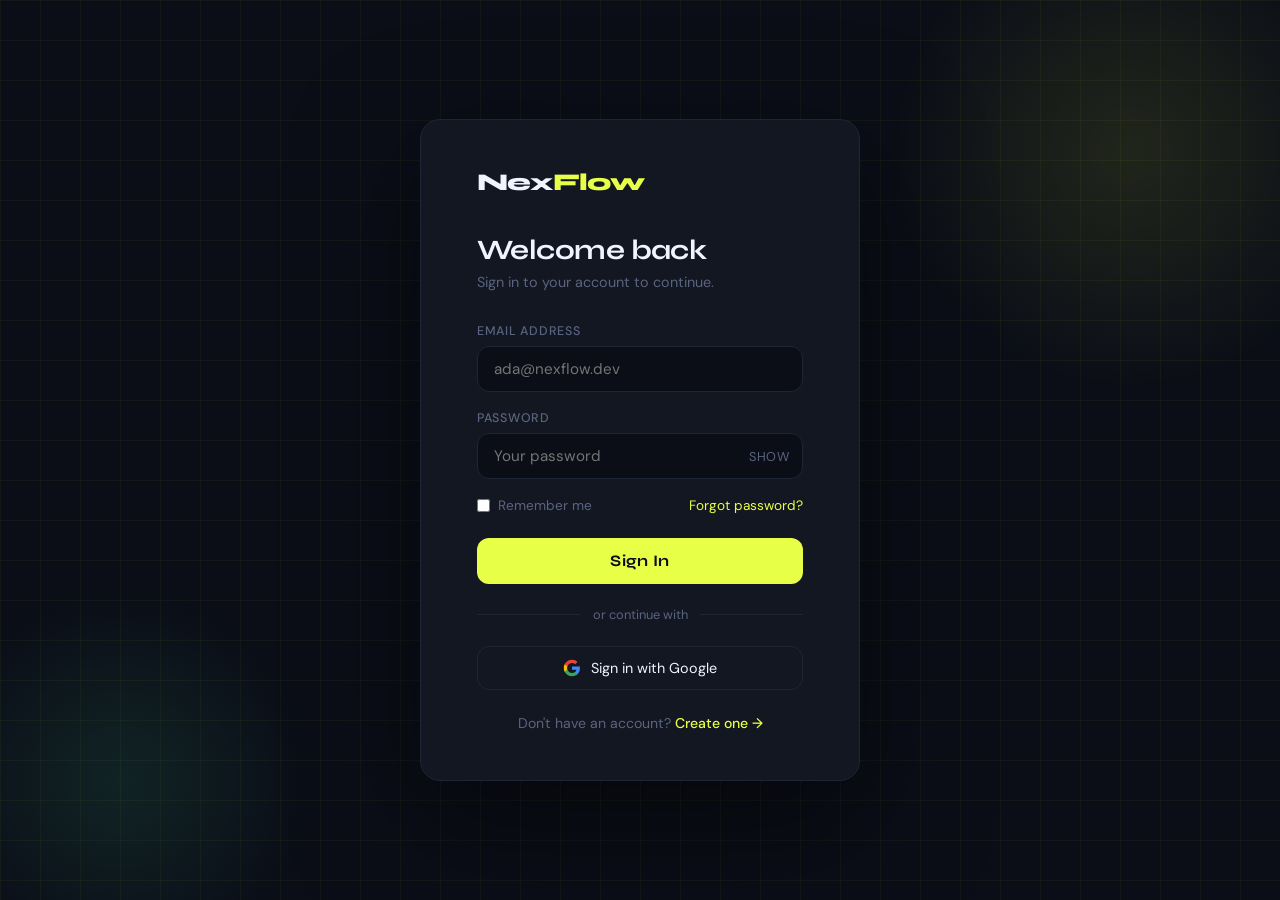
<file: index.html>
<!DOCTYPE html>
<html lang="en">
<head>
<meta charset="UTF-8"/>
<meta name="viewport" content="width=device-width, initial-scale=1.0"/>
<title>Login — NexFlow</title>
<link href="https://fonts.googleapis.com/css2?family=Syne:wght@400;600;700;800&family=DM+Sans:ital,wght@0,300;0,400;0,500;1,300&display=swap" rel="stylesheet"/>
<link rel="stylesheet" href="login.css">
</head>
<body>
<div class="blob blob-1"></div>
<div class="blob blob-2"></div>

<div class="card" id="card">
  <span class="logo">Nex<span>Flow</span></span>
  <h1>Welcome back</h1>
  <p class="subtitle">Sign in to your account to continue.</p>

  <div class="alert-box" id="alertBox">
    <span>⚠</span><span id="alertText"></span>
  </div>

  <form id="loginForm" novalidate>
    <div class="field">
      <label for="email">Email address</label>
      <div class="input-wrap">
        <input type="email" id="email" placeholder="ada@nexflow.dev" autocomplete="email"/>
      </div>
      <div class="err-msg" id="email-err">Please enter a valid email.</div>
    </div>

    <div class="field">
      <label for="password">Password</label>
      <div class="input-wrap">
        <input type="password" id="password" placeholder="Your password" autocomplete="current-password"/>
        <button type="button" class="toggle-pw" id="togglePw">SHOW</button>
      </div>
      <div class="err-msg" id="pw-err">Password is required.</div>
    </div>

    <div class="row-meta">
      <label class="remember">
        <input type="checkbox" id="remember"/>
        <span>Remember me</span>
      </label>
      <a href="#" class="forgot">Forgot password?</a>
    </div>

    <button type="submit" class="btn-login" id="loginBtn">
      <div class="spinner" id="spinner"></div>
      <span id="btnText">Sign In</span>
    </button>
  </form>

  <div class="divider">or continue with</div>
  <button class="btn-oauth" onclick="alert('OAuth flow would start here.')">
    <svg width="18" height="18" viewBox="0 0 24 24"><path fill="#4285F4" d="M22.56 12.25c0-.78-.07-1.53-.2-2.25H12v4.26h5.92c-.26 1.37-1.04 2.53-2.21 3.31v2.77h3.57c2.08-1.92 3.28-4.74 3.28-8.09z"/><path fill="#34A853" d="M12 23c2.97 0 5.46-.98 7.28-2.66l-3.57-2.77c-.98.66-2.23 1.06-3.71 1.06-2.86 0-5.29-1.93-6.16-4.53H2.18v2.84C3.99 20.53 7.7 23 12 23z"/><path fill="#FBBC05" d="M5.84 14.09c-.22-.66-.35-1.36-.35-2.09s.13-1.43.35-2.09V7.07H2.18C1.43 8.55 1 10.22 1 12s.43 3.45 1.18 4.93l3.66-2.84z"/><path fill="#EA4335" d="M12 5.38c1.62 0 3.06.56 4.21 1.64l3.15-3.15C17.45 2.09 14.97 1 12 1 7.7 1 3.99 3.47 2.18 7.07l3.66 2.84c.87-2.6 3.3-4.53 6.16-4.53z"/></svg>
    Sign in with Google
  </button>

  <p class="signup">Don't have an account? <a href="register.html">Create one →</a></p>
</div>

<script src="login.js"></script>
</body>
</html>
</file>
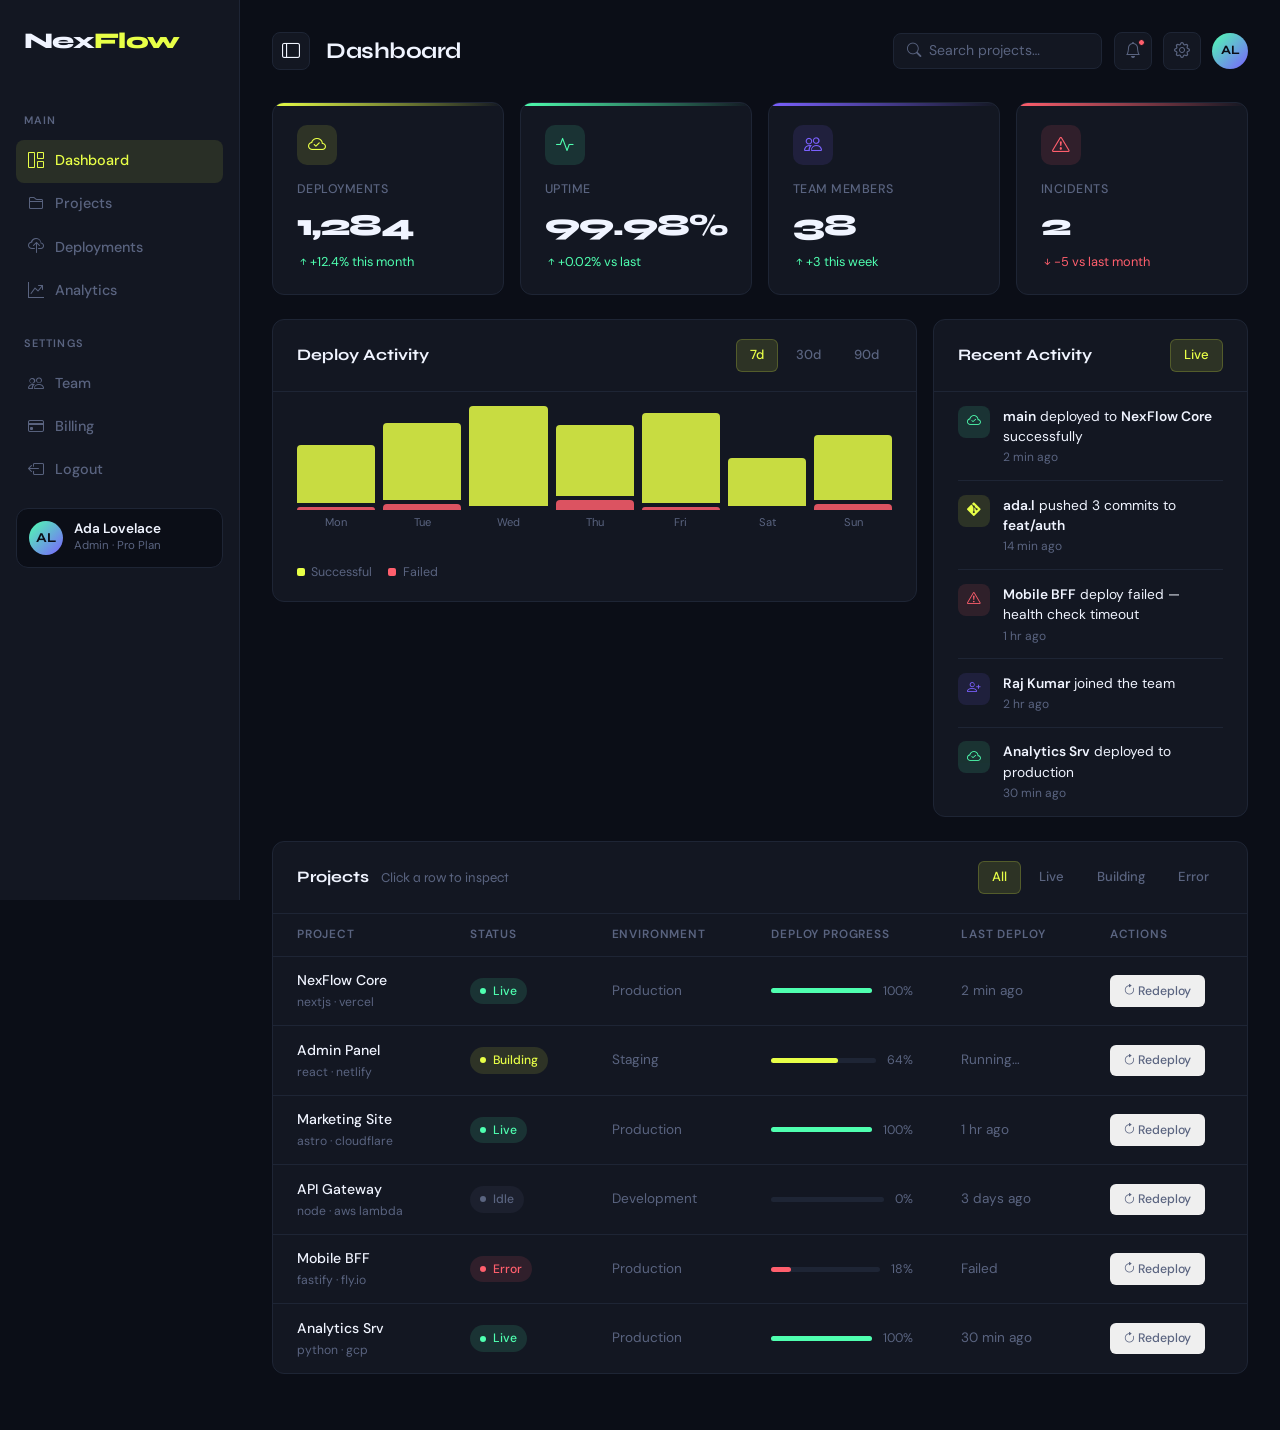
<file: dashboard.html>
<!DOCTYPE html>
<html lang="en">
<head>
<meta charset="UTF-8"/>
<meta name="viewport" content="width=device-width, initial-scale=1.0"/>
<title>Dashboard — NexFlow</title>
<link href="https://fonts.googleapis.com/css2?family=Syne:wght@400;600;700;800&family=DM+Sans:ital,wght@0,300;0,400;0,500;1,300&display=swap" rel="stylesheet"/>
<link href="https://cdn.jsdelivr.net/npm/bootstrap@5.3.3/dist/css/bootstrap.min.css" rel="stylesheet"/>
<link href="https://cdn.jsdelivr.net/npm/bootstrap-icons@1.11.3/font/bootstrap-icons.min.css" rel="stylesheet"/>
<link rel="stylesheet" href="dashboard.css">
</head>
<body>

<!-- SIDEBAR -->
<div class="sidebar" id="sidebar">
  <div class="logo">Nex<span>Flow</span></div>

  <div class="nav-section-label">Main</div>
  <button class="nav-link active"><i class="bi bi-grid-1x2"></i>Dashboard</button>
  <button class="nav-link" onclick="alert('Projects module')"><i class="bi bi-folder2"></i>Projects</button>
  <button class="nav-link" onclick="alert('Deployments module')"><i class="bi bi-cloud-upload"></i>Deployments</button>
  <button class="nav-link" onclick="alert('Analytics module')"><i class="bi bi-graph-up-arrow"></i>Analytics</button>

  <div class="nav-section-label">Settings</div>
  <button class="nav-link" onclick="alert('Team module')"><i class="bi bi-people"></i>Team</button>
  <button class="nav-link" onclick="alert('Billing module')"><i class="bi bi-credit-card"></i>Billing</button>
  <button class="nav-link" onclick="window.location.href='login.html'"><i class="bi bi-box-arrow-left"></i>Logout</button>

  <div class="sidebar-footer mt-3">
    <div class="user-info">
      <div class="avatar">AL</div>
      <div class="user-meta">
        <div class="user-name">Ada Lovelace</div>
        <div class="user-role">Admin · Pro Plan</div>
      </div>
    </div>
  </div>
</div>

<!-- MAIN -->
<div class="main" id="main">

  <!-- TOPBAR -->
  <div class="topbar">
    <div class="topbar-left">
      <button class="toggle-btn" onclick="toggleSidebar()" title="Toggle sidebar">
        <i class="bi bi-layout-sidebar"></i>
      </button>
      <div class="page-title">Dashboard</div>
    </div>
    <div class="topbar-right">
      <div class="search-wrap">
        <i class="bi bi-search"></i>
        <input type="text" placeholder="Search projects…"/>
      </div>
      <div class="icon-btn"><i class="bi bi-bell"></i><div class="badge-dot"></div></div>
      <div class="icon-btn"><i class="bi bi-gear"></i></div>
      <div class="avatar" style="width:36px;height:36px;font-size:.8rem;cursor:pointer;">AL</div>
    </div>
  </div>

  <!-- STAT CARDS -->
  <div class="row g-3 mb-4">
    <div class="col-6 col-lg-3">
      <div class="stat-card c1">
        <div class="stat-icon c1"><i class="bi bi-cloud-check"></i></div>
        <div class="stat-label">Deployments</div>
        <div class="stat-value">1,284</div>
        <div class="stat-delta delta-up"><i class="bi bi-arrow-up-short"></i>+12.4% this month</div>
      </div>
    </div>
    <div class="col-6 col-lg-3">
      <div class="stat-card c2">
        <div class="stat-icon c2"><i class="bi bi-activity"></i></div>
        <div class="stat-label">Uptime</div>
        <div class="stat-value">99.98%</div>
        <div class="stat-delta delta-up"><i class="bi bi-arrow-up-short"></i>+0.02% vs last</div>
      </div>
    </div>
    <div class="col-6 col-lg-3">
      <div class="stat-card c3">
        <div class="stat-icon c3"><i class="bi bi-people"></i></div>
        <div class="stat-label">Team Members</div>
        <div class="stat-value">38</div>
        <div class="stat-delta delta-up"><i class="bi bi-arrow-up-short"></i>+3 this week</div>
      </div>
    </div>
    <div class="col-6 col-lg-3">
      <div class="stat-card c4">
        <div class="stat-icon c4"><i class="bi bi-exclamation-triangle"></i></div>
        <div class="stat-label">Incidents</div>
        <div class="stat-value">2</div>
        <div class="stat-delta delta-down"><i class="bi bi-arrow-down-short"></i>-5 vs last month</div>
      </div>
    </div>
  </div>

  <!-- DEPLOY CHART + ACTIVITY -->
  <div class="row g-3 mb-4">
    <div class="col-lg-8">
      <div class="section-card">
        <div class="section-header">
          <div class="section-title">Deploy Activity</div>
          <div class="filter-tabs">
            <div class="tab active" onclick="setTab(this,'chart')">7d</div>
            <div class="tab" onclick="setTab(this,'chart')">30d</div>
            <div class="tab" onclick="setTab(this,'chart')">90d</div>
          </div>
        </div>
        <div class="chart-area">
          <div class="chart-bars" id="chartBars"></div>
        </div>
        <div class="chart-legend">
          <div class="legend-item"><div class="legend-dot" style="background:var(--accent)"></div>Successful</div>
          <div class="legend-item"><div class="legend-dot" style="background:var(--error)"></div>Failed</div>
        </div>
      </div>
    </div>
    <div class="col-lg-4">
      <div class="section-card h-100">
        <div class="section-header">
          <div class="section-title">Recent Activity</div>
          <button class="tab active">Live</button>
        </div>
        <div style="padding:0 1.5rem;" id="activityFeed"></div>
      </div>
    </div>
  </div>

  <!-- PROJECTS TABLE -->
  <div class="section-card mb-4">
    <div class="section-header">
      <div class="section-title">Projects <span style="color:var(--muted);font-size:.85rem;font-weight:400;margin-left:.5rem;">Click a row to inspect</span></div>
      <div class="filter-tabs">
        <div class="tab active" onclick="filterProjects(this,'all')">All</div>
        <div class="tab" onclick="filterProjects(this,'live')">Live</div>
        <div class="tab" onclick="filterProjects(this,'build')">Building</div>
        <div class="tab" onclick="filterProjects(this,'error')">Error</div>
      </div>
    </div>

    <!-- DETAIL PANEL (DOM Manipulation) -->
    <div id="detailPanel" class="detail-panel" style="margin:0 1.5rem 1rem;">
      <button class="close-btn" onclick="closeDetail()"><i class="bi bi-x"></i> Close</button>
      <div class="detail-title" id="detailTitle">Project Details</div>
      <div class="detail-grid" id="detailGrid"></div>
    </div>

    <div class="table-responsive">
      <table class="data-table" id="projectTable">
        <thead>
          <tr>
            <th>Project</th>
            <th>Status</th>
            <th>Environment</th>
            <th>Deploy Progress</th>
            <th>Last Deploy</th>
            <th>Actions</th>
          </tr>
        </thead>
        <tbody id="projectBody"></tbody>
      </table>
    </div>
  </div>

</div><!-- /main -->

<script src="https://cdn.jsdelivr.net/npm/bootstrap@5.3.3/dist/js/bootstrap.bundle.min.js"></script>
<script src="dashboard.js"></script>
</body>
</html>
</file>
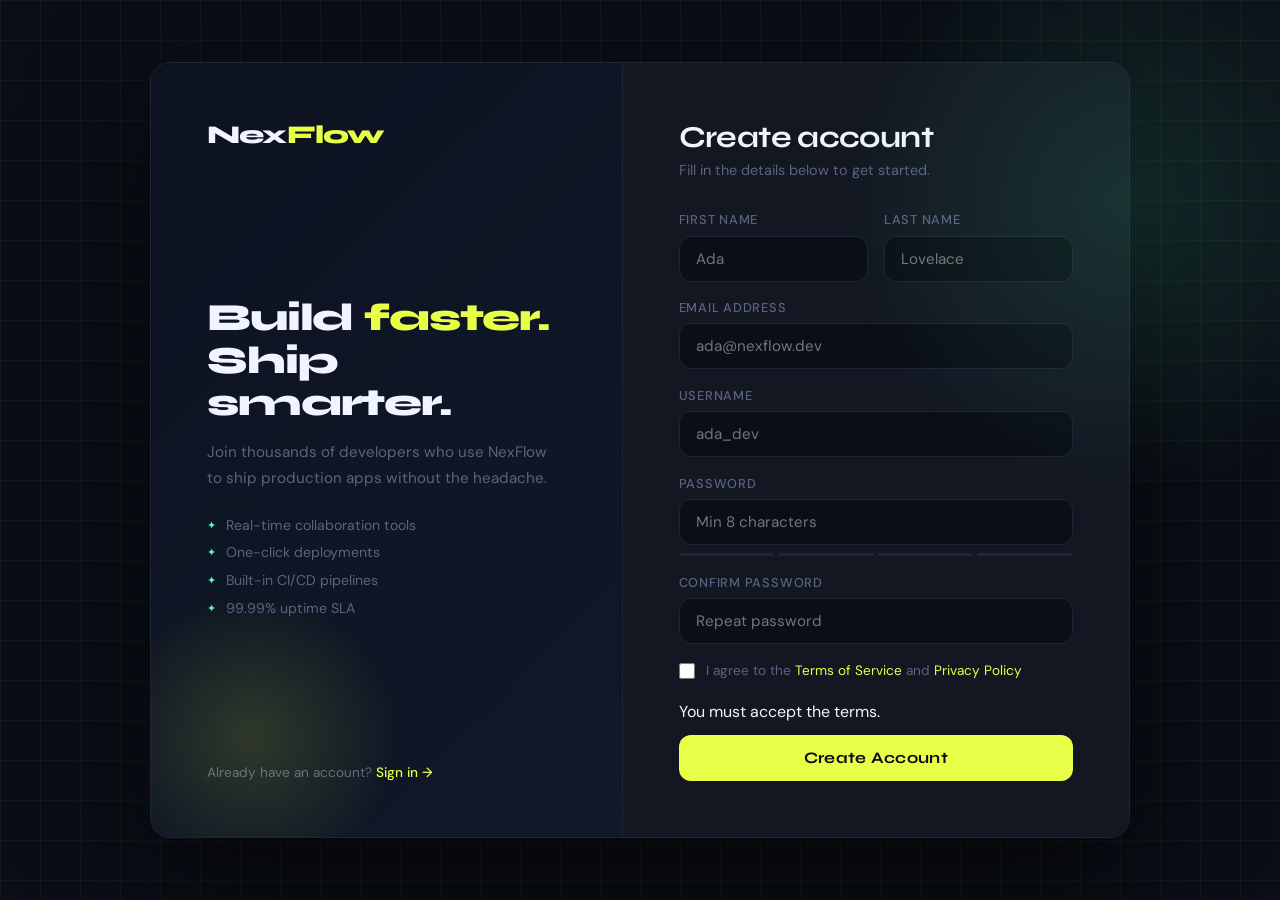
<file: register.html>
<!DOCTYPE html>
<html lang="en">
<head>
<meta charset="UTF-8"/>
<meta name="viewport" content="width=device-width, initial-scale=1.0"/>
<title>Register — NexFlow</title>
<link href="https://fonts.googleapis.com/css2?family=Syne:wght@400;600;700;800&family=DM+Sans:ital,wght@0,300;0,400;0,500;1,300&display=swap" rel="stylesheet"/>
<link rel="stylesheet" href="rigister.css">
</head>
<body>
<div class="wrapper">
  <!-- Left -->
  <div class="panel-left">
    <div class="logo">Nex<span>Flow</span></div>
    <div class="panel-tagline">
      <h2>Build <em>faster.</em><br>Ship smarter.</h2>
      <p>Join thousands of developers who use NexFlow to ship production apps without the headache.</p>
      <ul class="feature-list">
        <li>Real-time collaboration tools</li>
        <li>One-click deployments</li>
        <li>Built-in CI/CD pipelines</li>
        <li>99.99% uptime SLA</li>
      </ul>
    </div>
    <p class="already">Already have an account? <a href="index.html">Sign in →</a></p>
  </div>

  <!-- Right -->
  <div class="panel-right">
    <div class="form-header">
      <h1>Create account</h1>
      <p>Fill in the details below to get started.</p>
    </div>

    <form id="regForm" novalidate>
      <div class="form-row">
        <div class="field">
          <label for="fname">First name</label>
          <input type="text" id="fname" placeholder="Ada"/>
          <div class="err-msg" id="fname-err">First name is required.</div>
        </div>
        <div class="field">
          <label for="lname">Last name</label>
          <input type="text" id="lname" placeholder="Lovelace"/>
          <div class="err-msg" id="lname-err">Last name is required.</div>
        </div>
      </div>

      <div class="field">
        <label for="email">Email address</label>
        <input type="email" id="email" placeholder="ada@nexflow.dev"/>
        <div class="err-msg" id="email-err">Enter a valid email address.</div>
      </div>

      <div class="field">
        <label for="username">Username</label>
        <input type="text" id="username" placeholder="ada_dev"/>
        <div class="err-msg" id="username-err">Username must be 3–20 alphanumeric chars.</div>
      </div>

      <div class="field">
        <label for="password">Password</label>
        <input type="password" id="password" placeholder="Min 8 characters"/>
        <div class="strength-bar">
          <span id="s1"></span><span id="s2"></span>
          <span id="s3"></span><span id="s4"></span>
        </div>
        <div class="strength-label" id="strength-label"></div>
        <div class="err-msg" id="password-err">Password must be at least 8 characters.</div>
      </div>

      <div class="field">
        <label for="confirm">Confirm password</label>
        <input type="password" id="confirm" placeholder="Repeat password"/>
        <div class="err-msg" id="confirm-err">Passwords do not match.</div>
      </div>

      <div class="checkbox-field">
        <input type="checkbox" id="terms"/>
        <label for="terms">I agree to the <a href="#">Terms of Service</a> and <a href="#">Privacy Policy</a></label>
      </div>
      <div class="err-msg" id="terms-err" style="margin-bottom:.8rem">You must accept the terms.</div>

      <button type="submit" class="btn-submit" id="submitBtn">Create Account</button>
      <div class="success-msg" id="successMsg">🎉 Account created! Redirecting to login…</div>
    </form>
  </div>
</div>

<script src="register.js"></script>
</body>
</html>
</file>
<file: login.css>
:root {
    --bg: #0b0e17;
    --surface: #131722;
    --border: #1e2535;
    --accent: #e8ff47;
    --accent2: #4fffb0;
    --text: #f0f4ff;
    --muted: #5a6480;
    --error: #ff5f6d;
    --radius: 12px;
  }
  *, *::before, *::after { box-sizing: border-box; margin: 0; padding: 0; }
  body {
    background: var(--bg);
    color: var(--text);
    font-family: 'DM Sans', sans-serif;
    min-height: 100vh;
    display: flex;
    align-items: center;
    justify-content: center;
    overflow: hidden;
  }
  body::before {
    content:'';
    position:fixed; inset:0;
    background-image:
      linear-gradient(rgba(232,255,71,.04) 1px, transparent 1px),
      linear-gradient(90deg, rgba(232,255,71,.04) 1px, transparent 1px);
    background-size: 40px 40px;
    pointer-events:none;
  }
  .blob {
    position:fixed;
    border-radius:50%;
    pointer-events:none;
  }
  .blob-1 {
    width:500px;height:500px;
    background:radial-gradient(circle,rgba(232,255,71,.1) 0%,transparent 70%);
    top:-100px;right:-100px;
    animation:float1 8s ease-in-out infinite;
  }
  .blob-2 {
    width:400px;height:400px;
    background:radial-gradient(circle,rgba(79,255,176,.09) 0%,transparent 70%);
    bottom:-80px;left:-80px;
    animation:float2 10s ease-in-out infinite;
  }
  @keyframes float1{ 0%,100%{transform:translate(0,0) scale(1)} 50%{transform:translate(-20px,20px) scale(1.05)} }
  @keyframes float2{ 0%,100%{transform:translate(0,0) scale(1)} 50%{transform:translate(20px,-15px) scale(1.08)} }

  .card {
    position:relative;z-index:1;
    background: var(--surface);
    border:1px solid var(--border);
    border-radius:20px;
    padding: 3rem 3.5rem;
    width:100%;max-width:440px;
    margin:1.5rem;
    box-shadow: 0 40px 120px rgba(0,0,0,.5);
    animation: slideUp .5s cubic-bezier(.22,1,.36,1) both;
  }
  @keyframes slideUp {
    from{opacity:0;transform:translateY(28px)}
    to{opacity:1;transform:translateY(0)}
  }
  .logo {
    font-family:'Syne',sans-serif;font-weight:800;
    font-size:1.5rem;letter-spacing:-0.03em;
    margin-bottom:2.2rem;display:block;
  }
  .logo span{color:var(--accent);}

  h1{
    font-family:'Syne',sans-serif;
    font-size:1.75rem;font-weight:700;
    letter-spacing:-0.02em;margin-bottom:.4rem;
  }
  .subtitle{color:var(--muted);font-size:.9rem;margin-bottom:2rem;}

  .field{margin-bottom:1.1rem;position:relative;}
  .field label{
    display:block;font-size:.78rem;font-weight:500;
    letter-spacing:.06em;text-transform:uppercase;
    color:var(--muted);margin-bottom:.45rem;
  }
  .input-wrap{position:relative;}
  .field input{
    width:100%;
    background:var(--bg);
    border:1.5px solid var(--border);
    border-radius:var(--radius);
    padding:.75rem 2.8rem .75rem 1rem;
    color:var(--text);
    font-family:'DM Sans',sans-serif;font-size:.95rem;
    transition:border-color .2s,box-shadow .2s;outline:none;
  }
  .field input:focus{
    border-color:var(--accent);
    box-shadow:0 0 0 3px rgba(232,255,71,.12);
  }
  .field input.error{border-color:var(--error);}
  .toggle-pw{
    position:absolute;right:.85rem;top:50%;transform:translateY(-50%);
    cursor:pointer;background:none;border:none;
    color:var(--muted);font-size:.8rem;letter-spacing:.04em;
    font-family:'DM Sans',sans-serif;padding:0;
    transition:color .2s;
  }
  .toggle-pw:hover{color:var(--accent);}
  .err-msg{
    font-size:.78rem;color:var(--error);
    margin-top:.3rem;display:none;
  }
  .err-msg.show{display:block;animation:fadeIn .2s;}
  @keyframes fadeIn{from{opacity:0}to{opacity:1}}

  .row-meta{
    display:flex;align-items:center;justify-content:space-between;
    margin-bottom:1.5rem;
  }
  .remember{display:flex;align-items:center;gap:.5rem;cursor:pointer;}
  .remember input{accent-color:var(--accent);cursor:pointer;}
  .remember span{font-size:.85rem;color:var(--muted);}
  .forgot{font-size:.85rem;color:var(--accent);text-decoration:none;}
  .forgot:hover{text-decoration:underline;}

  .alert-box{
    background:rgba(255,95,109,.1);
    border:1px solid rgba(255,95,109,.3);
    border-radius:var(--radius);
    padding:.8rem 1rem;
    font-size:.88rem;color:var(--error);
    margin-bottom:1.2rem;
    display:none;
    animation:fadeIn .25s;
  }
  .alert-box.show{display:flex;align-items:center;gap:.6rem;}

  .btn-login{
    width:100%;padding:.85rem;
    background:var(--accent);color:#0b0e17;
    border:none;border-radius:var(--radius);
    font-family:'Syne',sans-serif;font-size:1rem;font-weight:700;
    letter-spacing:.02em;cursor:pointer;
    transition:transform .15s,box-shadow .15s;
    display:flex;align-items:center;justify-content:center;gap:.5rem;
  }
  .btn-login:hover{
    transform:translateY(-2px);
    box-shadow:0 8px 30px rgba(232,255,71,.35);
  }
  .btn-login:active{transform:translateY(0);}
  .btn-login.loading{opacity:.7;pointer-events:none;}
  .spinner{
    width:16px;height:16px;border:2px solid rgba(0,0,0,.3);
    border-top-color:#000;border-radius:50%;
    animation:spin .7s linear infinite;display:none;
  }
  @keyframes spin{to{transform:rotate(360deg)}}

  .divider{
    display:flex;align-items:center;gap:.8rem;
    margin:1.4rem 0;color:var(--muted);font-size:.8rem;
  }
  .divider::before,.divider::after{
    content:'';flex:1;height:1px;background:var(--border);
  }

  .btn-oauth{
    width:100%;padding:.75rem;
    background:transparent;
    border:1.5px solid var(--border);border-radius:var(--radius);
    color:var(--text);font-family:'DM Sans',sans-serif;font-size:.9rem;
    cursor:pointer;transition:border-color .2s,background .2s;
    display:flex;align-items:center;justify-content:center;gap:.6rem;
  }
  .btn-oauth:hover{border-color:var(--muted);background:rgba(255,255,255,.03);}

  .signup{
    text-align:center;margin-top:1.5rem;
    font-size:.88rem;color:var(--muted);
  }
  .signup a{color:var(--accent);text-decoration:none;font-weight:500;}
  .signup a:hover{text-decoration:underline;}

  /* shake */
  @keyframes shake{
    0%,100%{transform:translateX(0)}
    20%{transform:translateX(-6px)}
    40%{transform:translateX(6px)}
    60%{transform:translateX(-4px)}
    80%{transform:translateX(4px)}
  }
  .shake{animation:shake .4s;}
</file>
<file: dashboard.css>
:root {
    --bg: #0b0e17;
    --surface: #131722;
    --surface2: #161c2a;
    --border: #1e2535;
    --accent: #e8ff47;
    --accent2: #4fffb0;
    --accent3: #7b61ff;
    --text: #f0f4ff;
    --muted: #5a6480;
    --error: #ff5f6d;
    --radius: 12px;
  }
  *, *::before, *::after { box-sizing: border-box; margin: 0; padding: 0; }
  body {
    background: var(--bg);
    color: var(--text);
    font-family: 'DM Sans', sans-serif;
    min-height: 100vh;
  }

  /* SIDEBAR */
  .sidebar {
    position: fixed; top: 0; left: 0;
    width: 240px; height: 100vh;
    background: var(--surface);
    border-right: 1px solid var(--border);
    display: flex; flex-direction: column;
    padding: 1.5rem 1rem;
    z-index: 100;
    transition: transform .3s;
  }
  .sidebar.collapsed { transform: translateX(-240px); }
  .logo {
    font-family:'Syne',sans-serif;font-weight:800;font-size:1.4rem;
    letter-spacing:-0.03em;padding:0 .5rem;margin-bottom:2rem;
  }
  .logo span{color:var(--accent);}
  .nav-section-label{
    font-size:.68rem;font-weight:600;letter-spacing:.1em;
    text-transform:uppercase;color:var(--muted);
    padding:.4rem .5rem;margin-top:1rem;margin-bottom:.3rem;
  }
  .nav-link {
    display:flex;align-items:center;gap:.7rem;
    padding:.6rem .75rem;border-radius:8px;
    color:var(--muted);font-size:.9rem;font-weight:500;
    text-decoration:none;cursor:pointer;
    transition:background .15s,color .15s;
    border:none;background:none;width:100%;text-align:left;
  }
  .nav-link i{font-size:1rem;}
  .nav-link:hover{background:rgba(255,255,255,.05);color:var(--text);}
  .nav-link.active{background:rgba(232,255,71,.1);color:var(--accent);}
  .sidebar-footer{
    margin-top:auto;padding:.75rem;
    border-radius:var(--radius);background:var(--bg);
    border:1px solid var(--border);
  }
  .user-info{display:flex;align-items:center;gap:.7rem;}
  .avatar{
    width:34px;height:34px;border-radius:50%;
    background:linear-gradient(135deg,var(--accent2),var(--accent3));
    display:flex;align-items:center;justify-content:center;
    font-family:'Syne',sans-serif;font-weight:700;font-size:.85rem;color:#0b0e17;
    flex-shrink:0;
  }
  .user-meta{min-width:0;}
  .user-name{font-size:.85rem;font-weight:600;line-height:1.2;white-space:nowrap;overflow:hidden;text-overflow:ellipsis;}
  .user-role{font-size:.72rem;color:var(--muted);}

  /* MAIN */
  .main {
    margin-left:240px;
    min-height:100vh;
    padding:2rem;
    transition:margin-left .3s;
  }
  .main.expanded{margin-left:0;}

  /* TOPBAR */
  .topbar{
    display:flex;align-items:center;justify-content:space-between;
    margin-bottom:2rem;flex-wrap:wrap;gap:1rem;
  }
  .topbar-left{display:flex;align-items:center;gap:1rem;}
  .toggle-btn{
    background:var(--surface);border:1px solid var(--border);
    border-radius:8px;width:38px;height:38px;
    display:flex;align-items:center;justify-content:center;
    cursor:pointer;color:var(--text);font-size:1.1rem;
    transition:background .15s;
  }
  .toggle-btn:hover{background:var(--border);}
  .page-title{font-family:'Syne',sans-serif;font-size:1.4rem;font-weight:700;letter-spacing:-0.02em;}
  .topbar-right{display:flex;align-items:center;gap:.7rem;}
  .icon-btn{
    background:var(--surface);border:1px solid var(--border);
    border-radius:8px;width:38px;height:38px;
    display:flex;align-items:center;justify-content:center;
    cursor:pointer;color:var(--muted);font-size:1rem;
    transition:color .15s,border-color .15s;position:relative;
  }
  .icon-btn:hover{color:var(--text);border-color:var(--muted);}
  .badge-dot{
    position:absolute;top:6px;right:6px;
    width:7px;height:7px;border-radius:50%;
    background:var(--error);border:1.5px solid var(--bg);
  }
  .search-wrap{
    background:var(--surface);border:1px solid var(--border);
    border-radius:8px;display:flex;align-items:center;
    gap:.5rem;padding:.4rem .8rem;
  }
  .search-wrap i{color:var(--muted);font-size:.9rem;}
  .search-wrap input{
    background:none;border:none;outline:none;
    color:var(--text);font-family:'DM Sans',sans-serif;
    font-size:.88rem;width:160px;
  }
  .search-wrap input::placeholder{color:var(--muted);}

  /* STAT CARDS */
  .stat-card{
    background:var(--surface);border:1px solid var(--border);
    border-radius:var(--radius);padding:1.4rem 1.5rem;
    transition:border-color .2s,transform .2s;
    position:relative;overflow:hidden;
  }
  .stat-card::before{
    content:'';position:absolute;top:0;left:0;right:0;height:3px;
    border-radius:var(--radius) var(--radius) 0 0;
  }
  .stat-card.c1::before{background:linear-gradient(90deg,var(--accent),transparent);}
  .stat-card.c2::before{background:linear-gradient(90deg,var(--accent2),transparent);}
  .stat-card.c3::before{background:linear-gradient(90deg,var(--accent3),transparent);}
  .stat-card.c4::before{background:linear-gradient(90deg,var(--error),transparent);}
  .stat-card:hover{border-color:var(--muted);transform:translateY(-2px);}
  .stat-icon{
    width:40px;height:40px;border-radius:10px;
    display:flex;align-items:center;justify-content:center;font-size:1.1rem;
    margin-bottom:.9rem;
  }
  .stat-icon.c1{background:rgba(232,255,71,.12);color:var(--accent);}
  .stat-icon.c2{background:rgba(79,255,176,.12);color:var(--accent2);}
  .stat-icon.c3{background:rgba(123,97,255,.12);color:var(--accent3);}
  .stat-icon.c4{background:rgba(255,95,109,.12);color:var(--error);}
  .stat-label{font-size:.78rem;color:var(--muted);font-weight:500;letter-spacing:.04em;text-transform:uppercase;margin-bottom:.3rem;}
  .stat-value{font-family:'Syne',sans-serif;font-size:1.9rem;font-weight:800;letter-spacing:-0.03em;}
  .stat-delta{font-size:.8rem;margin-top:.2rem;}
  .delta-up{color:var(--accent2);}
  .delta-down{color:var(--error);}

  /* TABLE SECTION */
  .section-card{
    background:var(--surface);border:1px solid var(--border);
    border-radius:var(--radius);overflow:hidden;
  }
  .section-header{
    display:flex;align-items:center;justify-content:space-between;
    padding:1.2rem 1.5rem;border-bottom:1px solid var(--border);
    flex-wrap:wrap;gap:.7rem;
  }
  .section-title{font-family:'Syne',sans-serif;font-size:1rem;font-weight:700;}
  .filter-tabs{display:flex;gap:.3rem;}
  .tab{
    padding:.35rem .8rem;border-radius:6px;
    font-size:.82rem;font-weight:500;cursor:pointer;
    border:1px solid transparent;
    transition:all .15s;color:var(--muted);
  }
  .tab:hover{color:var(--text);}
  .tab.active{background:rgba(232,255,71,.12);color:var(--accent);border-color:rgba(232,255,71,.2);}

  .data-table{width:100%;border-collapse:collapse;}
  .data-table thead th{
    padding:.75rem 1.5rem;text-align:left;
    font-size:.74rem;font-weight:600;letter-spacing:.07em;
    text-transform:uppercase;color:var(--muted);
    border-bottom:1px solid var(--border);
    white-space:nowrap;
  }
  .data-table tbody tr{
    border-bottom:1px solid var(--border);
    transition:background .15s;cursor:pointer;
  }
  .data-table tbody tr:last-child{border-bottom:none;}
  .data-table tbody tr:hover{background:rgba(255,255,255,.025);}
  .data-table td{padding:.85rem 1.5rem;font-size:.88rem;vertical-align:middle;}
  .project-name{font-weight:500;color:var(--text);}
  .project-sub{font-size:.76rem;color:var(--muted);margin-top:2px;}
  .status-pill{
    display:inline-flex;align-items:center;gap:.4rem;
    padding:.25rem .65rem;border-radius:20px;font-size:.76rem;font-weight:500;
  }
  .status-pill .dot{width:6px;height:6px;border-radius:50%;}
  .pill-live{background:rgba(79,255,176,.12);color:var(--accent2);}
  .pill-live .dot{background:var(--accent2);}
  .pill-build{background:rgba(232,255,71,.12);color:var(--accent);}
  .pill-build .dot{background:var(--accent);}
  .pill-idle{background:rgba(90,100,128,.12);color:var(--muted);}
  .pill-idle .dot{background:var(--muted);}
  .pill-error{background:rgba(255,95,109,.12);color:var(--error);}
  .pill-error .dot{background:var(--error);}
  .progress-wrap{display:flex;align-items:center;gap:.7rem;}
  .progress-bar-bg{
    flex:1;height:5px;border-radius:3px;background:var(--border);min-width:80px;
  }
  .progress-bar-fill{height:100%;border-radius:3px;transition:width .4s;}
  .progress-val{font-size:.78rem;color:var(--muted);white-space:nowrap;}

  /* DETAIL PANEL (DOM Manipulation) */
  .detail-panel{
    background:var(--surface2);border:1px solid var(--border);
    border-radius:var(--radius);padding:1.5rem;
    transition:all .3s;
    display:none;
    animation:slideDown .3s;
  }
  @keyframes slideDown{from{opacity:0;transform:translateY(-10px)}to{opacity:1;transform:translateY(0)}}
  .detail-panel.visible{display:block;}
  .detail-title{font-family:'Syne',sans-serif;font-size:1.05rem;font-weight:700;margin-bottom:1rem;}
  .detail-grid{display:grid;grid-template-columns:repeat(auto-fit,minmax(130px,1fr));gap:.8rem;}
  .detail-item label{font-size:.72rem;color:var(--muted);text-transform:uppercase;letter-spacing:.06em;display:block;margin-bottom:.2rem;}
  .detail-item span{font-size:.9rem;font-weight:500;}
  .close-btn{
    background:none;border:1px solid var(--border);border-radius:8px;
    color:var(--muted);cursor:pointer;padding:.3rem .7rem;font-size:.82rem;
    float:right;transition:color .15s,border-color .15s;
  }
  .close-btn:hover{color:var(--text);border-color:var(--muted);}

  /* ACTIVITY FEED */
  .activity-item{
    display:flex;align-items:flex-start;gap:.8rem;
    padding:.85rem 0;border-bottom:1px solid var(--border);
  }
  .activity-item:last-child{border-bottom:none;}
  .activity-icon{
    width:32px;height:32px;border-radius:8px;flex-shrink:0;
    display:flex;align-items:center;justify-content:center;font-size:.85rem;
  }
  .act-deploy{background:rgba(79,255,176,.12);color:var(--accent2);}
  .act-commit{background:rgba(232,255,71,.12);color:var(--accent);}
  .act-alert{background:rgba(255,95,109,.12);color:var(--error);}
  .act-member{background:rgba(123,97,255,.12);color:var(--accent3);}
  .activity-text{font-size:.86rem;line-height:1.5;}
  .activity-text strong{font-weight:600;}
  .activity-time{font-size:.75rem;color:var(--muted);margin-top:.1rem;}

  /* CHART AREA */
  .chart-area{
    position:relative;padding:1.2rem 1.5rem;
  }
  .chart-bars{
    display:flex;align-items:flex-end;gap:8px;height:120px;
    padding-top:.5rem;
  }
  .bar-group{
    display:flex;flex-direction:column;align-items:center;
    gap:4px;flex:1;
  }
  .bar{
    width:100%;border-radius:4px 4px 0 0;
    transition:opacity .2s,transform .2s;cursor:pointer;
  }
  .bar:hover{opacity:.75;transform:scaleY(1.03);transform-origin:bottom;}
  .bar-label{font-size:.7rem;color:var(--muted);}
  .chart-legend{
    display:flex;gap:1rem;flex-wrap:wrap;
    margin-top:.8rem;padding:0 1.5rem 1.2rem;
  }
  .legend-item{display:flex;align-items:center;gap:.4rem;font-size:.78rem;color:var(--muted);}
  .legend-dot{width:8px;height:8px;border-radius:2px;}

  /* RESPONSIVE */
  @media(max-width:768px){
    .sidebar{transform:translateX(-240px);}
    .sidebar.open{transform:translateX(0);}
    .main{margin-left:0;}
    .search-wrap{display:none;}
  }
</file>
<file: rigister.css>
:root {
    --bg: #0b0e17;
    --surface: #131722;
    --border: #1e2535;
    --accent: #e8ff47;
    --accent2: #4fffb0;
    --text: #f0f4ff;
    --muted: #5a6480;
    --error: #ff5f6d;
    --success: #4fffb0;
    --radius: 12px;
  }
  *, *::before, *::after { box-sizing: border-box; margin: 0; padding: 0; }
  body {
    background: var(--bg);
    color: var(--text);
    font-family: 'DM Sans', sans-serif;
    min-height: 100vh;
    display: flex;
    align-items: center;
    justify-content: center;
    overflow-x: hidden;
  }
  /* background grid */
  body::before {
    content: '';
    position: fixed; inset: 0;
    background-image:
      linear-gradient(rgba(232,255,71,.04) 1px, transparent 1px),
      linear-gradient(90deg, rgba(232,255,71,.04) 1px, transparent 1px);
    background-size: 40px 40px;
    pointer-events: none;
  }
  /* glow blob */
  body::after {
    content: '';
    position: fixed;
    width: 600px; height: 600px;
    border-radius: 50%;
    background: radial-gradient(circle, rgba(79,255,176,.12) 0%, transparent 70%);
    top: -100px; right: -150px;
    pointer-events: none;
    animation: blobPulse 6s ease-in-out infinite;
  }
  @keyframes blobPulse {
    0%,100% { transform: scale(1); opacity: .7; }
    50% { transform: scale(1.1); opacity: 1; }
  }

  .wrapper {
    display: flex;
    width: 100%;
    max-width: 980px;
    min-height: 600px;
    margin: 2rem;
    border-radius: 20px;
    overflow: hidden;
    border: 1px solid var(--border);
    box-shadow: 0 40px 120px rgba(0,0,0,.6);
    animation: slideUp .6s cubic-bezier(.22,1,.36,1) both;
  }
  @keyframes slideUp {
    from { opacity:0; transform: translateY(30px); }
    to   { opacity:1; transform: translateY(0); }
  }

  /* Left panel */
  .panel-left {
    flex: 1;
    background: linear-gradient(135deg, #0d1220 0%, #101929 100%);
    padding: 3.5rem;
    display: flex;
    flex-direction: column;
    justify-content: space-between;
    border-right: 1px solid var(--border);
    position: relative;
    overflow: hidden;
  }
  .panel-left::before {
    content: '';
    position: absolute;
    width: 300px; height: 300px;
    background: radial-gradient(circle, rgba(232,255,71,.15) 0%, transparent 70%);
    bottom: -50px; left: -50px;
    border-radius: 50%;
  }
  .logo {
    font-family: 'Syne', sans-serif;
    font-weight: 800;
    font-size: 1.6rem;
    letter-spacing: -0.03em;
    color: var(--text);
  }
  .logo span { color: var(--accent); }
  .panel-tagline {
    position: relative;
    z-index: 1;
  }
  .panel-tagline h2 {
    font-family: 'Syne', sans-serif;
    font-size: 2.4rem;
    font-weight: 800;
    line-height: 1.1;
    margin-bottom: 1rem;
    letter-spacing: -0.03em;
  }
  .panel-tagline h2 em {
    font-style: normal;
    color: var(--accent);
  }
  .panel-tagline p {
    color: var(--muted);
    font-size: .95rem;
    line-height: 1.7;
  }
  .feature-list {
    list-style: none;
    display: flex;
    flex-direction: column;
    gap: .6rem;
    margin-top: 1.5rem;
  }
  .feature-list li {
    display: flex;
    align-items: center;
    gap: .6rem;
    font-size: .88rem;
    color: var(--muted);
  }
  .feature-list li::before {
    content: '✦';
    color: var(--accent2);
    font-size: .7rem;
  }
  .already {
    font-size: .85rem;
    color: var(--muted);
  }
  .already a {
    color: var(--accent);
    text-decoration: none;
    font-weight: 500;
  }
  .already a:hover { text-decoration: underline; }

  /* Right panel — form */
  .panel-right {
    flex: 1.1;
    background: var(--surface);
    padding: 3.5rem;
    display: flex;
    flex-direction: column;
    justify-content: center;
  }
  .form-header { margin-bottom: 2rem; }
  .form-header h1 {
    font-family: 'Syne', sans-serif;
    font-size: 1.9rem;
    font-weight: 700;
    letter-spacing: -0.02em;
  }
  .form-header p {
    color: var(--muted);
    font-size: .9rem;
    margin-top: .4rem;
  }

  .form-row { display: flex; gap: 1rem; }
  .form-row .field { flex: 1; }

  .field { margin-bottom: 1.1rem; position: relative; }
  .field label {
    display: block;
    font-size: .8rem;
    font-weight: 500;
    letter-spacing: .06em;
    text-transform: uppercase;
    color: var(--muted);
    margin-bottom: .45rem;
  }
  .field input, .field select {
    width: 100%;
    background: var(--bg);
    border: 1.5px solid var(--border);
    border-radius: var(--radius);
    padding: .75rem 1rem;
    color: var(--text);
    font-family: 'DM Sans', sans-serif;
    font-size: .95rem;
    transition: border-color .2s, box-shadow .2s;
    outline: none;
    appearance: none;
  }
  .field input:focus, .field select:focus {
    border-color: var(--accent);
    box-shadow: 0 0 0 3px rgba(232,255,71,.12);
  }
  .field input.error { border-color: var(--error); }
  .field input.valid { border-color: var(--success); }
  .field .err-msg {
    font-size: .78rem;
    color: var(--error);
    margin-top: .3rem;
    display: none;
  }
  .field .err-msg.show { display: block; animation: fadeIn .2s; }
  @keyframes fadeIn { from { opacity:0; } to { opacity:1; } }

  /* password strength */
  .strength-bar {
    display: flex; gap: 4px; margin-top: .5rem;
  }
  .strength-bar span {
    flex: 1; height: 3px; border-radius: 2px;
    background: var(--border);
    transition: background .3s;
  }
  .strength-label {
    font-size: .75rem; color: var(--muted); margin-top: .3rem;
  }

  .checkbox-field {
    display: flex; align-items: flex-start; gap: .7rem;
    margin-bottom: 1.2rem;
  }
  .checkbox-field input[type="checkbox"] {
    accent-color: var(--accent);
    width: 16px; height: 16px;
    margin-top: 2px; flex-shrink: 0;
    cursor: pointer;
  }
  .checkbox-field label {
    font-size: .85rem; color: var(--muted); line-height: 1.5;
    cursor: pointer;
  }
  .checkbox-field label a {
    color: var(--accent); text-decoration: none;
  }

  .btn-submit {
    width: 100%;
    padding: .85rem;
    background: var(--accent);
    color: #0b0e17;
    border: none; border-radius: var(--radius);
    font-family: 'Syne', sans-serif;
    font-size: 1rem; font-weight: 700;
    letter-spacing: .02em;
    cursor: pointer;
    transition: transform .15s, box-shadow .15s;
    position: relative; overflow: hidden;
  }
  .btn-submit:hover {
    transform: translateY(-2px);
    box-shadow: 0 8px 30px rgba(232,255,71,.35);
  }
  .btn-submit:active { transform: translateY(0); }
  .btn-submit.loading { pointer-events: none; opacity: .7; }

  .success-msg {
    display: none;
    text-align: center;
    padding: 1.5rem;
    border: 1px solid var(--success);
    border-radius: var(--radius);
    color: var(--success);
    margin-top: 1rem;
    font-size: .95rem;
    animation: fadeIn .4s;
  }
  .success-msg.show { display: block; }

  @media(max-width: 720px){
    .wrapper { flex-direction: column; margin: 1rem; }
    .panel-left { padding: 2rem; }
    .panel-right { padding: 2rem; }
    .form-row { flex-direction: column; gap: 0; }
  }
</file>
